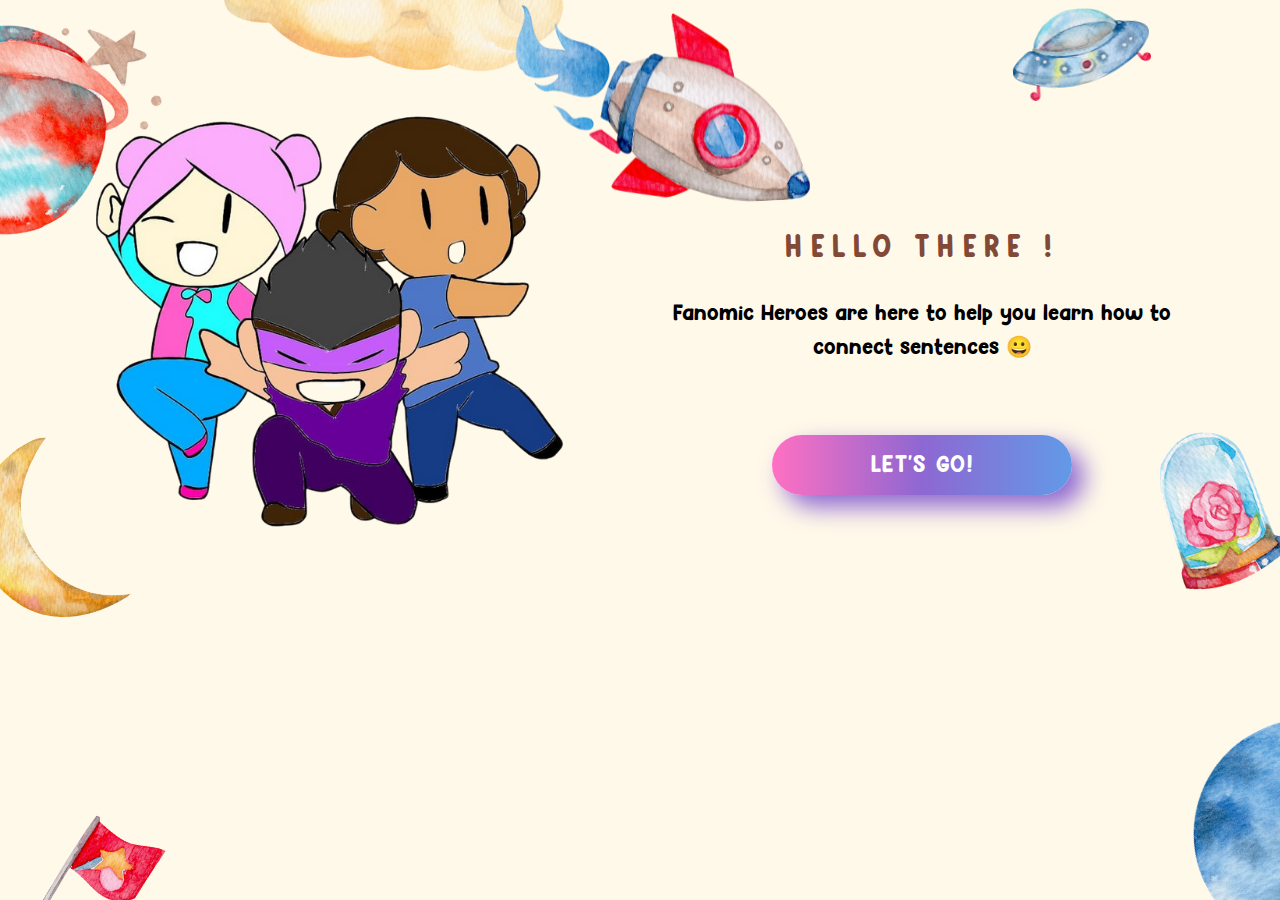
<file: index.html>
<!DOCTYPE html>
<html lang="en">

<head>
  <meta charset="UTF-8">
  <meta name="viewport" content="width=device-width, initial-scale=1.0">
  <title>Fanomic Heroes</title>
  <link rel="preconnect" href="https://fonts.gstatic.com">
  <link
    href="https://fonts.googleapis.com/css2?family=Playfair+Display:wght@900&family=Roboto:wght@300;400&display=swap"
    rel="stylesheet">
  <link rel="stylesheet" href="css/main.css">
  <link rel="stylesheet" href="css/splash.css">

</head>

<body class="bg-splash">
    <section>
        <div class="container">
          <div class="split">
            <div>
              <img src="img/TRIOS.png">
            </div>
            <div class="content">
              <h2 class="title">HELLO THERE !</h2>
              <p class="sub-title">Fanomic Heroes are here to help you learn how to connect sentences &#128512;</p>
              <div class="wrap">
                <button class="button" onclick="location.href='/homepage.html';">Let's Go!</button>
              </div>
            </div>
          </div>
        </div>
      </section>
</body>

</html>
</file>
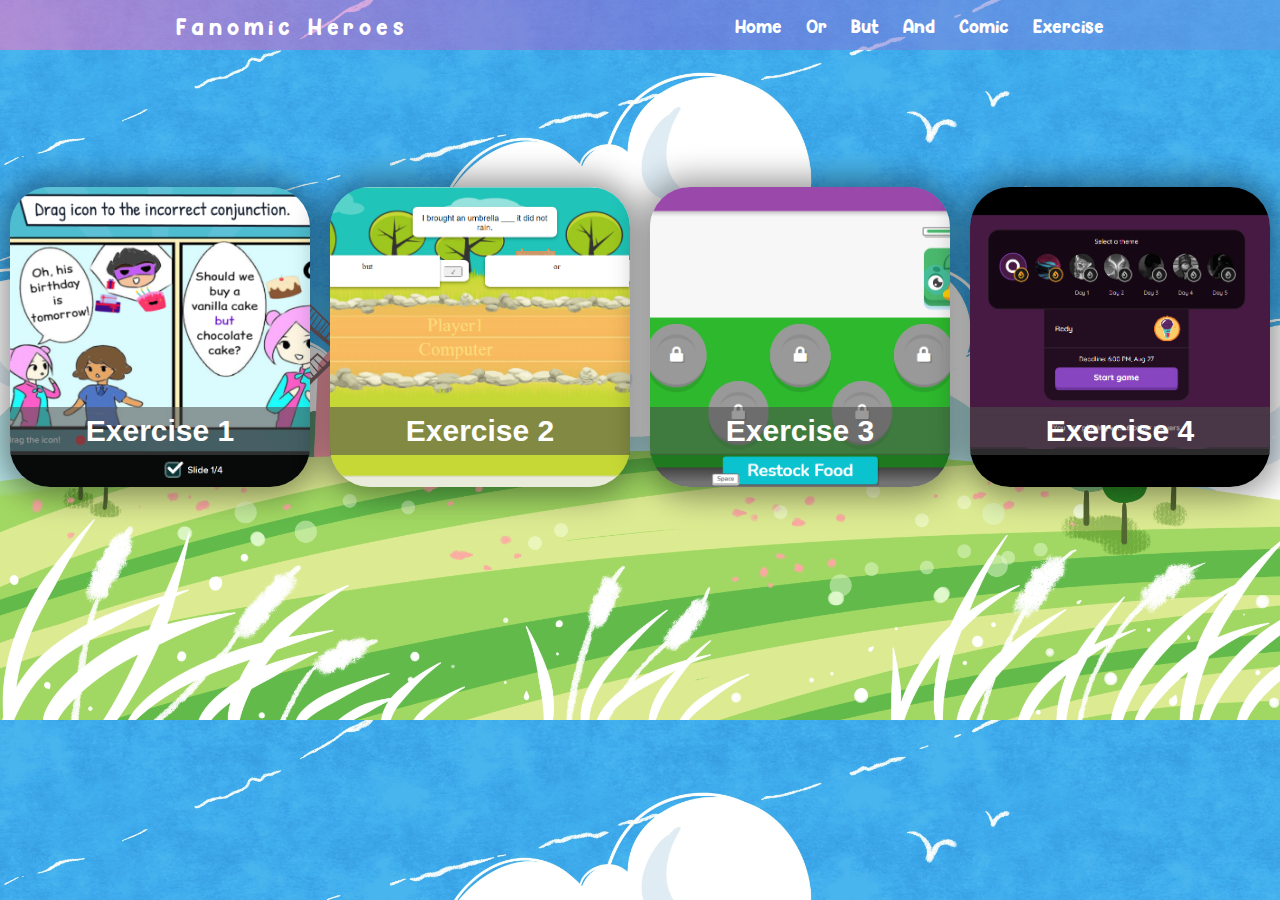
<file: exercise.html>
<!DOCTYPE html>
<html lang="en">
<head>
    <meta charset="UTF-8">
    <meta http-equiv="X-UA-Compatible" content="IE=edge">
    <meta name="viewport" content="width=device-width, initial-scale=1.0">
    <link
    href="https://fonts.googleapis.com/css2?family=Playfair+Display:wght@900&family=Roboto:wght@300;400&display=swap"
    rel="stylesheet">
    <link rel="stylesheet" href="css/main.css">
    <link rel="stylesheet" href="css/exercise.css">

    <title>Document</title>
</head>
<body class="bg-exercise">
    <div class="nav">
        <input type="checkbox" id="nav-check">
        <div class="nav-header">
          <div class="nav-title">
            Fanomic Heroes  
          </div>
        </div>
        <div class="nav-btn">
          <label for="nav-check">
            <span></span>
            <span></span>
            <span></span>
          </label>
        </div>
        
        <div class="nav-links">
          <a href="/homepage.html">Home</a>
          <a href="/or.html">Or</a>
          <a href="/but.html">But</a>
          <a href="/and.html">And</a>
          <a href="/comic.html">Comic</a>
          <a href="/exercise.html">Exercise</a>
        </div>
      </div>

    <div class="cards-list">
  
        <a class="card 1" href="https://docs.google.com/presentation/d/1Q3AWulrXh81cn2ejYJYhwKWJVSL3LG1kPYWdieQXb9c/copy">
          <div class="card_image"> <img src="/img/exe1.png" /> </div>
          <div class="card_title title-white">
            <p>Exercise 1</p>
          </div>
        </a>
        
        <a class="card 2" href="https://learningapps.org/view20922243">
          <div class="card_image">
            <img src="/img/exe2.png" />
            </div>
          <div class="card_title title-white">
            <p>Exercise 2</p>
          </div>
        </a>
        
        <a class="card 3" href="https://www.blooket.com/play?hwId=62505a03f632e7bb60241ab9">
          <div class="card_image">
            <img src="/img/exe3.png" />
          </div>
          <div class="card_title title-white">
            <p>Exercise 3</p>
          </div>
        </a>
          
        <a class="card 4" href="https://quizizz.com/join?gc=35493941">
          <div class="card_image">
            <img src="/img/exe4.png" />
          </div>
          <div class="card_title title-white">
            <p>Exercise 4</p>
          </div>
        </a>
    </div>
</body>
</html>
</file>
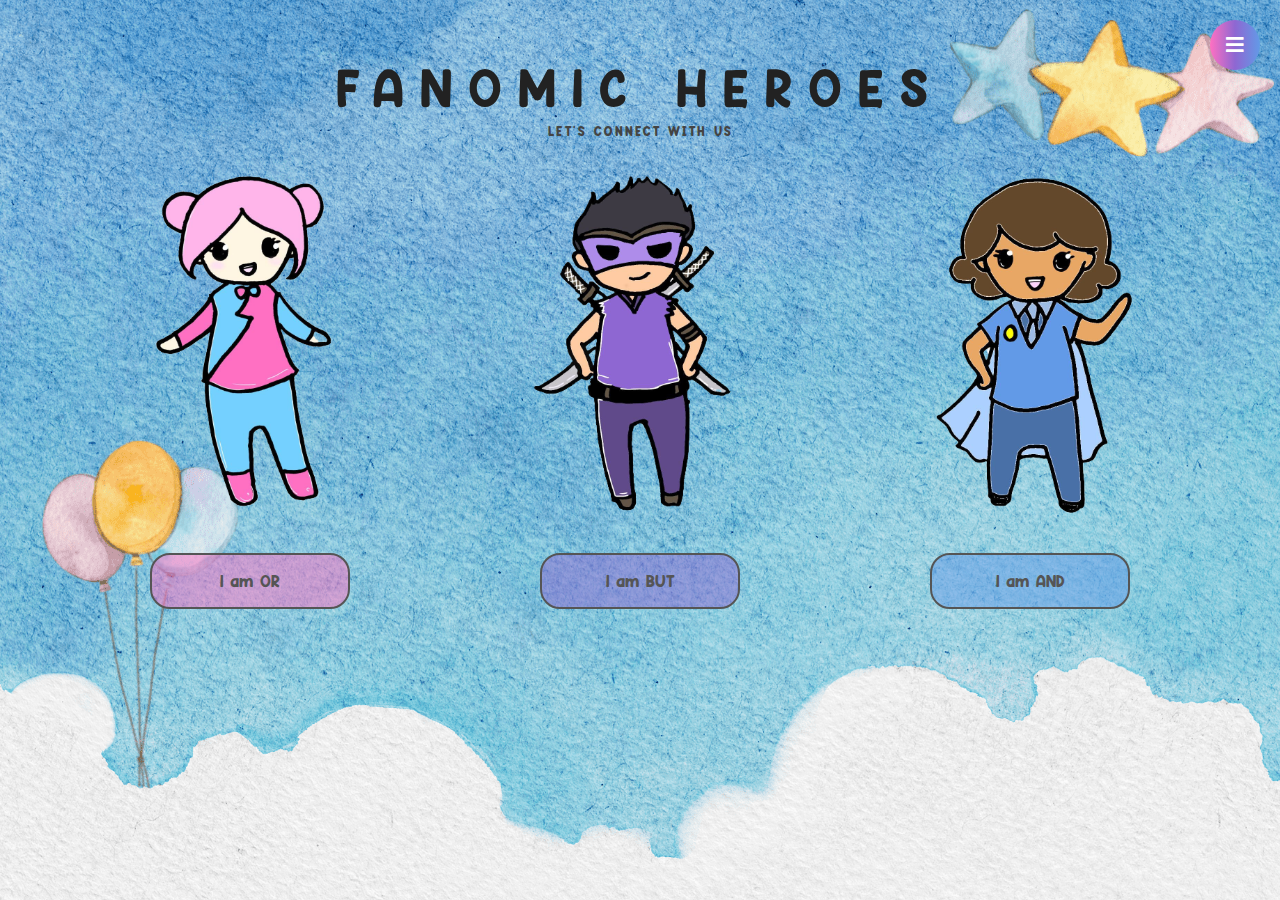
<file: homepage.html>
<!DOCTYPE html>
<html lang="en">

<head>
  <meta charset="UTF-8">
  <meta name="viewport" content="width=device-width, initial-scale=1.0">
  <title>Homepage</title>
  <link rel="preconnect" href="https://fonts.gstatic.com">
  <link
    href="https://fonts.googleapis.com/css2?family=Playfair+Display:wght@900&family=Roboto:wght@300;400&display=swap"
    rel="stylesheet">
  <link rel="stylesheet" href="css/main.css">
  <link rel="stylesheet" href="css/homepage.css">
  <link rel="stylesheet" href="https://cdnjs.cloudflare.com/ajax/libs/font-awesome/5.15.3/css/all.min.css"/>
</head>

<body class="bg-homepage">
  <section>
    <input type="checkbox" id="active" >
    <label for="active" class="menu-btn" id="hide"><i class="fas fa-bars"></i></label>
    <div class="wrapper">
      <ul>
        <li><a href="/homepage.html">Home</a></li>
        <li><a href="/or.html">Or</a></li>
        <li><a href="/but.html">But</a></li>
        <li><a href="/and.html">And</a></li>
        <li><a href="/comic.html">Comic</a></li>
        <li><a href="/exercise.html">Exercise</a></li>
      </ul>
    </div>
    <div class="container" id="content">
      <div class="nine">
        <h1>FANOMIC HEROES<span class="sub-title">Let's connect with us</span></h1>
      </div>  
      <div class="split">
        <div class="content">
          <div class="animate">
            <img src="img/or.png">
          </div>
          <h1 class="kreep">
            <button class="button btn-or" onclick="location.href='/or.html';"><b><span>I am OR</span></b></button>
          </h1>
        </div>
        <div class="content">
          <div class="animate">
            <img src="img/but.png">
          </div>
          <h1 class="kreep">
            <button class="button btn-but" onclick="location.href='/but.html';"><b><span>I am BUT</span></b></button>
          </h1>
        </div>
        <div class="content">
          <div class="animate">
            <img src="img/and.png">
          </div>
          <h1 class="kreep">
            <button class="button btn-and" onclick="location.href='/and.html';"><b><span>I am AND</span></b></button>
          </h1>
        </div>
      </div>
    </div>
  </section>
</body>

</html>
</file>
<file: css/main.css>
:root {
    --clr-primary-200: #f3eed9;
    --clr-primary-400: #824936;
  
    --clr-neutral-100: #fff;
    --clr-neutral-900: #222c2a;
    --clr-or: #fdf9f2;
    --clr-but: #584e86;
    --clr-and: #b6ebf7;
    --ff-primary: "Roboto", sans-serif;
    --ff-accent: "Playfair Display", serif;
  }
  
  *,
  *::before,
  *::after {
    box-sizing: border-box;
  }
  
  * {
    -webkit-tap-highlight-color: transparent;
  }

  ::selection {
    color: none;
    background: none;
  }

  body {
    font-family: var(--ff-primary);
    font-weight: 400;
    font-size: 1.3125rem;
    line-height: 1.6;
    background-image: url("abc");
  }
  
  body,
  h1,
  h2,
  h3,
  p {
    margin: 0;
  }
  
  h1,
  h2,
  h3 {
    color: var(--clr-primary-400);
    font-family: var(--ff-accent);
    font-weight: 900;
    line-height: 1;
  }
  
  h2,
  h3,
  p {
    margin-bottom: 1em;
  }
  
  img {
    display: block;
    max-width: 100%;
  }
  
  .text-center {
    text-align: center;
  }
  
  header,
  section {
    padding: 4rem 0;
    @media (min-width: 40em) {
      header,
      section {
        padding: 7rem 0;
      }
    }
  }
  
  .container {
    margin-inline: auto;
    width: min(90%, 70.5rem);
  }
  
  .split {
    display: flex;
    flex-direction: column;
  }
  
  @media (min-width: 40em) {
    .split {
      flex-direction: row;
    }
  
    .split > * {
      flex-basis: 100%;
    }
  
    .split > * + * {
      margin-left: 2em;
    }
  }
  
  .container--narrow {
    max-width: 34rem;
  }
  
  .bg-light {
    background-color: var(--clr-primary-200);
  }
  
  .bg-primary {
    color: var(--clr-neutral-100);
    background-color: var(--clr-primary-400);
  }
  
  .bg-dark {
    color: var(--clr-neutral-100);
    background-color: var(--clr-neutral-900);
  }
  
  .bg-primary h2,
  .bg-dark h2 {
    color: var(--clr-primary-200);
  }
</file>
<file: css/splash.css>
@font-face {
  font-family: font1;
  src: url("/font/BestSchoolFontbyKelik.otf") format("opentype");
  font-weight: bold;
}

@font-face {
  font-family: font2;
  src: url("/font/HeyComic.otf") format("opentype");
  font-weight: bold;
}

.title {
  font-family: font1;
  letter-spacing: 0.5rem;
}

.sub-title {
  font-family: font2;
}

.bg-splash {
  background: url("/img/BG-1.png")  ;
  background-size: cover;
  background-attachment: scroll;
  background-repeat: no-repeat;
}

.content {
  text-align: center;
  top: 50%;
  margin: auto;
  padding-top: 100px;
}

.wrap {
    display: flex;
    align-items: center;
    justify-content: center;
    padding-top: 50px;
  }
  
  .button {
    min-width: 300px;
    min-height: 60px;
    font-family: font2;
    font-size: 22px;
    text-transform: uppercase;
    letter-spacing: 1.3px;
    font-weight: 700;
    color: #fff;
    background: #824936;
    background: linear-gradient(90deg, #ff70c2 0%, #8e67d2 50%, #629ae7 100%);
    border: none;
    border-radius: 1000px;
    box-shadow: 12px 12px 24px #8e67d2;
    transition: all 0.3s ease-in-out 0s;
    cursor: pointer;
    outline: none;
    position: relative;
    padding: 10px;
    }
  
  /* button::before {
  content: '';
    border-radius: 1000px;
    min-width: calc(300px + 12px);
    min-height: calc(60px + 12px);
    border: 6px solid #8e67d2;
    box-shadow: 0 0 60px #8e67d2;
    position: absolute;
    top: 50%;
    left: 50%;
    transform: translate(-50%, -50%);
    opacity: 0;
    transition: all .3s ease-in-out 0s;
  } */
  
  .button:hover, .button:focus {
    color: #fff;
    transform: translateY(-6px);
  }
  
  button:hover::before, button:focus::before {
    opacity: 1;
  }
  
  button::after {
    content: '';
    width: 30px; height: 30px;
    border-radius: 100%;
    border: 6px solid #8e67d2;
    position: absolute;
    z-index: -1;
    top: 50%;
    left: 50%;
    transform: translate(-50%, -50%);
    animation: ring 1.5s infinite;
  }
  
  button:hover::after, button:focus::after {
    animation: none;
    display: none;
  }
  
  @keyframes ring {
    0% {
      width: 30px;
      height: 30px;
      opacity: 1;
    }
    100% {
      width: 150px;
      height: 150px;
      opacity: 0;
    }
  }


  @media only screen and (max-width: 768px) {
    .content {
      padding-top: 0px;
    }

    .wrap {
      padding-top: 0px;
    }

    body {
      overflow: hidden;
    }
  }
</file>
<file: css/exercise.css>
@font-face {
    font-family: font1;
    src: url("/font/BestSchoolFontbyKelik.otf") format("opentype");
    font-weight: bold;
  }
  
  @font-face {
    font-family: font2;
    src: url("/font/HeyComic.otf") format("opentype");
    font-weight: bold;
  }
  
.bg-exercise {
  background: url("/img/BG-5-min.jpg")  ;
  background-size: cover;
  background-attachment: scroll;
}

  /* NAVBAR */

.nav {
    height: 50px;
    width: 100%;
    /* background-color: #4d4d4d; */
    background: linear-gradient(90deg, #ff70c290 0%, #8e67d290 50%, #629ae790 100%);
    position: relative;
  }
  
  .nav > .nav-header {
    display: inline;
  }
  
  .nav > .nav-header > .nav-title {
    display: inline-block;
    font-size: 22px;
    color: #fff;
    padding: 10px 10px 10px 10px;
    letter-spacing: 0.3rem;
    font-weight: 600;
    font-family: font2;
    margin-left: 13%;
  }
  
  .nav > .nav-btn {
    display: none;
  }
  
  .nav > .nav-links {
    display: inline;
    float: right;
    font-size: 18px;
    margin-right: 13%;
  }
  
  .nav > .nav-links > a {
    display: inline-block;
    padding: 13px 10px 13px 10px;
    text-decoration: none;
    /* color: #efefef; */
    color: white;
    font-family: font2;
  }
  
  .nav > .nav-links > a:hover {
    background-color: rgba(0, 0, 0, 0.3);
  }
  
  .nav > #nav-check {
    display: none;
  }
  
  @media screen and (max-width:935px) {
    .nav > .nav-btn {
      display: inline-block;
      position: absolute;
      right: 0px;
      top: 0px;
    }
    .nav > .nav-btn > label {
      display: inline-block;
      width: 50px;
      height: 50px;
      padding: 13px;
    }
    .nav > .nav-btn > label:hover,.nav  #nav-check:checked ~ .nav-btn > label {
      background-color: rgba(0, 0, 0, 0.3);
    }
    .nav > .nav-btn > label > span {
      display: block;
      width: 25px;
      height: 10px;
      border-top: 2px solid #eee;
    }
    .nav > .nav-links {
      position: absolute;
      display: block;
      width: 100%;
      background-color: #333;
      height: 0px;
      transition: all 0.3s ease-in;
      overflow-y: hidden;
      top: 50px;
      left: 0px;
      margin-right: 0%;
      text-align: center;
    }

    .nav > .nav-links > a {
      display: block;
      width: 100%;
    }
    .nav > #nav-check:not(:checked) ~ .nav-links {
      height: 0px;
    }
    .nav > #nav-check:checked ~ .nav-links {
      height: calc(100vh - 50px);
      overflow-y: auto;
    }
  }

  @media screen and (max-width:600px) {
    .nav > .nav-btn {
      display: inline-block;
      position: absolute;
      right: 0px;
      top: 0px;
    }
    .nav > .nav-btn > label {
      display: inline-block;
      width: 50px;
      height: 50px;
      padding: 13px;
    }
    .nav > .nav-btn > label:hover,.nav  #nav-check:checked ~ .nav-btn > label {
      background-color: rgba(0, 0, 0, 0.3);
    }
    .nav > .nav-btn > label > span {
      display: block;
      width: 25px;
      height: 10px;
      border-top: 2px solid #eee;
    }
    .nav > .nav-links {
      position: absolute;
      display: block;
      width: 100%;
      background-color: #333;
      height: 0px;
      transition: all 0.3s ease-in;
      overflow-y: hidden;
      top: 50px;
      left: 0px;
      margin-right: 0%;
      text-align: center;
    }

    .nav > .nav-links > a {
      display: block;
      width: 100%;
    }
    .nav > #nav-check:not(:checked) ~ .nav-links {
      height: 0px;
    }
    .nav > #nav-check:checked ~ .nav-links {
      height: calc(100vh - 50px);
      overflow-y: auto;
    }
  }

  /* CARD */

  .cards-list {
    padding-top: 8%;
    z-index: 0;
    width: 100%;
    display: flex;
    justify-content: space-around;
    flex-wrap: wrap;
  }
  
  .card {
    margin: 30px auto;
    width: 300px;
    height: 300px;
    border-radius: 40px;
  box-shadow: 5px 5px 30px 7px rgba(0,0,0,0.25), -5px -5px 30px 7px rgba(0,0,0,0.22);
    cursor: pointer;
    transition: 0.4s;
  }
  
  .card .card_image {
    width: inherit;
    height: inherit;
    border-radius: 40px;
  }
  
  .card .card_image img {
    width: inherit;
    height: inherit;
    border-radius: 40px;
    object-fit: cover;
  }
  
  .card .card_title {
    text-align: center;
    border-radius: 0px 0px 40px 40px;
    font-family: sans-serif;
    font-weight: bold;
    font-size: 30px;
    margin-top: -80px;
    height: 40px;
    
  }
  
  .card .card_title p {
    background-color: #4d4d4d90;
    display: inline-block;
    max-width: 100%;
    width: 100%;
  }

  .card:hover {
    transform: scale(0.9, 0.9);
    box-shadow: 5px 5px 30px 15px rgba(0,0,0,0.25), 
      -5px -5px 30px 15px rgba(0,0,0,0.22);
  }
  
  .title-white {
    color: white;
  }
  
  .title-black {
    color: black;
  }
  
  @media all and (max-width: 500px) {
    .card-list {
      /* On small screens, we are no longer using row direction but column */
      flex-direction: column;
    }
  }
  
  
  /*
  .card {
    margin: 30px auto;
    width: 300px;
    height: 300px;
    border-radius: 40px;
    background-image: url('https://i.redd.it/b3esnz5ra34y.jpg');
    background-size: cover;
    background-repeat: no-repeat;
    background-position: center;
    background-repeat: no-repeat;
  box-shadow: 5px 5px 30px 7px rgba(0,0,0,0.25), -5px -5px 30px 7px rgba(0,0,0,0.22);
    transition: 0.4s;
  }
  */

  /* CONTENT */
  a { 
      text-decoration:none; 
  }
</file>
<file: css/homepage.css>
/* * {
    box-sizing: border-box;
} */

body {
  overflow: hidden;
  /* background-color: red; */
}

@font-face {
  font-family: font1;
  src: url("/font/BestSchoolFontbyKelik.otf") format("opentype");
  font-weight: bold;
}

@font-face {
  font-family: font2;
  src: url("/font/HeyComic.otf") format("opentype");
  font-weight: bold;
}

.bg-homepage {
  position: relative;
}

.bg-homepage::after {
  opacity: 0.5 ;
  z-index: -10;
  content: ' ';
  display: block;
  position: absolute;
  left: 0;
  top: 0;
  width: 100%;
  height: 100%;
  background-image: url("/img/BG-2-min.png") ;
  background-size: cover;
  /* background-attachment: scroll; */
  background-attachment: fixed;
  background-repeat: no-repeat;
}
@media only screen and (min-width: 768px) {
  .bg-homepage {
    background-image: url("/img/BG-2-min.png") ;
    background-size: cover;
    background-attachment: fixed;
    background-repeat: no-repeat;
  }
}



.content {
    text-align: center; 
    z-index: 3;
}

/* Navbar */
@import url('https://fonts.googleapis.com/css?family=Poppins:400,500,600,700&display=swap');
.wrapper{
    position: fixed;
    top: 0;
    left: 0;
    height: 100%;
    width: 100%;
    background: linear-gradient(90deg, #ff70c2 0%, #8e67d2 50%, #629ae7 100%);
    clip-path: circle(25px at calc(100% - 45px) 45px);
    transition: all 0.3s ease-in-out;
    visibility: hidden;
    font-family: font2;
  }
  #active:checked ~ .wrapper{
    clip-path: circle(75%);
  }
  .menu-btn{
    position: absolute;
    z-index: 2;
    right: 20px;
    /* left: 20px; */
    top: 20px;
    height: 50px;
    width: 50px;
    text-align: center;
    line-height: 50px;
    border-radius: 50%;
    font-size: 20px;
    color: #fff;
    cursor: pointer;
    background: linear-gradient(90deg, #ff70c2 0%, #8e67d2 50%, #629ae7 100%);
    /* background: linear-gradient(375deg, #1cc7d0, #2ede98); */
    transition: all 0.3s ease-in-out;
  }
  #active:checked ~ .menu-btn{
    background: #fff;
    color: #4158d0;
  }
  #active:checked ~ .menu-btn i:before{
    content: "\f00d";
  }

  #active:checked ~ #content{
    opacity:0;
    visibility: hidden;
  }

  #active:checked ~ .wrapper{
    visibility: visible;
  }

  .wrapper ul{
    position: absolute;
    top: 50%;
    left: 50%;
    transform: translate(-50%, -50%);
    list-style: none;
    text-align: center;
  }
  .wrapper ul li{
    margin: 15px 0;
  }
  .wrapper ul li a{
    color: none;
    text-decoration: none;
    font-size: 30px;
    font-weight: 500;
    padding: 5px 30px;
    color: #fff;
    position: relative;
    line-height: 50px;
    transition: all 0.3s ease;
  }
  .wrapper ul li a:after{
    position: absolute;
    content: "";
    background: #fff;
    width: 100%;
    height: 50px;
    left: 0;
    border-radius: 50px;
    transform: scaleY(0);
    z-index: -1;
    transition: transform 0.3s ease;
  }
  .wrapper ul li a:hover:after{
    transform: scaleY(1);
  }
  .wrapper ul li a:hover{
    color: #4158d0;
  }
  input[type="checkbox"]{
    display: none;
  }


/* Title */
.nine h1 {
    text-align:center; font-size:50px; text-transform:uppercase; color:#222; letter-spacing:1px;
    font-family: font2; font-weight:400;
    letter-spacing: 1rem;
}

/* .space {
  margin-right: 10px;
  margin-left: 10px;
} */

.nine h1 .sub-title {
    margin-top: 5px;
    font-size:15px; color:#444; word-spacing:1px; font-weight:normal; letter-spacing:2px;
    text-transform: uppercase; font-family: font1; font-weight:500;
  
    display: grid;
    grid-template-columns: 1fr max-content 1fr;
    grid-template-rows: 27px 0;
    grid-gap: 20px;
    align-items: center;
}
  
.nine h1 .sub-title:after,.nine h1 .sub-title:before {
    content: " ";
    display: block;
    border-bottom: 1px solid transparent;
    border-top: 1px solid transparent;
    height: 0px;
    background-color:transparent;
}

/* Heroes Wiggling */

.animate {
	animation: seek-attention 2s infinite;
	font-size: 30px;
	animation-play-state: running;
    padding-bottom: 10%;
}

.animate:hover {
	animation-play-state: paused;
}



@keyframes seek-attention {
  0% {
    transform: none;
  }
  50% {
    transform: rotateZ(-5deg) scale(1);
  }
  60% {
    transform: rotateZ(7deg) scale(1);
  }
  67.5% {
    transform: rotateZ(-5deg) scale(1);
  }
  75% {
    transform: rotateZ(5deg) scale(1);
  }
  82.5% {
    transform: rotateZ(-2deg) scale(1);
  }
  85% {
    transform: rotateZ(5) scale(1);
  }
  100% {
    transform: rotateZ(0) scale(1);
  }
}

/* @media only screen and (max-width: 1024px) {
    padding: 8rem 0 6rem;
} */

@media only screen and (max-width: 768px) {
    /* .space {
      padding-left: 0px;
      padding-right: 0px;
    } */

    body {
      overflow: visible;
    }

    .nine {
      padding-top: 25px;
    }

    .animate {
        padding-top: 5%;
    }

    @keyframes seek-attention {
      0% {
        transform: none;
      }
      50% {
        transform: rotateZ(-10deg) scale(1);
      }
      60% {
        transform: rotateZ(15deg) scale(1);
      }
      67.5% {
        transform: rotateZ(-5deg) scale(1);
      }
      75% {
        transform: rotateZ(5deg) scale(1);
      }
      82.5% {
        transform: rotateZ(-2deg) scale(1);
      }
      85% {
        transform: rotateZ(0) scale(1);
      }
      100% {
        transform: rotateZ(0) scale(1);
      }
    }
}


/* Button Wiggling */

.button {
    width: 200px;
    color: #555555;
    border: 2px solid #555555;
    padding: 16px 32px;
    text-align: center;
    text-decoration: none;
    display: inline-block;
    font-size: 16px;
    margin: 4px 2px;
    -webkit-transition-duration: 0.4s; /* Safari */
    transition-duration: 0.4s;
    cursor: pointer;
    border-radius: 20px;
    font-family: font2;
}

.btn-or {
    background-color: #ff70c280;
}

.btn-but {
    background-color: #8e67d280;
}

.btn-and {
    background-color: #629ae780;
}

.btn-or:hover {
    background-color: #ff70c2;
    color: white;
}

.btn-but:hover {
    background-color: #8e67d2;
    color: white;
}

.btn-and:hover {
    background-color: #629ae7;
    color: white;
}

.button:hover span {
    display:none
}

.button:hover:before {
    content:"Let's Go!";
    font-weight: bold;
}


/*Bounce*/



@keyframes kreep {
    0% {-webkit-transform: scale(1.1,.9);
        transform: scale(1.1,.9);}
   50% { -webkit-transform: scale(.9,1.1) translateY(-.5rem)}
   70% { -webkit-transform: scale(1);
         transform: scale(1);}
}

h1.kreep {
  align-items: center;
  display: inline-block;
  /*name-duration-function(ease,eas-in,linear)-delay-count-direction */
  animation: kreep 0.7s ease 2s infinite alternate;
}

h1.kreep:hover {
  animation: none;
}
/*END BOUNCER*/

/*SHAKER*/
@keyframes wiggle {
  2% {
    -webkit-transform: translateX(3px) rotate(2deg);
    transform: translateX(3px) rotate(2deg);
  }
  4% {
    -webkit-transform: translateX(-3px) rotate(-2deg);
    transform: translateX(-3px) rotate(-2deg);
  }
  6% {
    -webkit-transform: translateX(3px) rotate(2deg);
    transform: translateX(3px) rotate(2deg);
  }
  8% {
    -webkit-transform: translateX(-3px) rotate(-2deg);
    transform: translateX(-3px) rotate(-2deg);
  }
  10% {
    -webkit-transform: translateX(2px) rotate(1deg);
    transform: translateX(2px) rotate(1deg);
  }
  12% {
    -webkit-transform: translateX(-2px) rotate(-1deg);
    transform: translateX(-2px) rotate(-1deg);
  }
  14% {
    -webkit-transform: translateX(2px) rotate(1deg);
    transform: translateX(2px) rotate(1deg);
  }
  16% {
    -webkit-transform: translateX(-2px) rotate(-1deg);
    transform: translateX(-2px) rotate(-1deg);
  }
  18% {
    -webkit-transform: translateX(1px) rotate(0);
    transform: translateX(1px) rotate(0);
  }
  20% {
    -webkit-transform: translateX(-1px) rotate(0);
    transform: translateX(-1px) rotate(0);
  }
}

h1.wiggle {
  display: inline-block;
  animation: wiggle 2.7s infinite;
}

h1.wiggle:hover {
  animation: none;
}
/*END SHAKER*/
</file>
